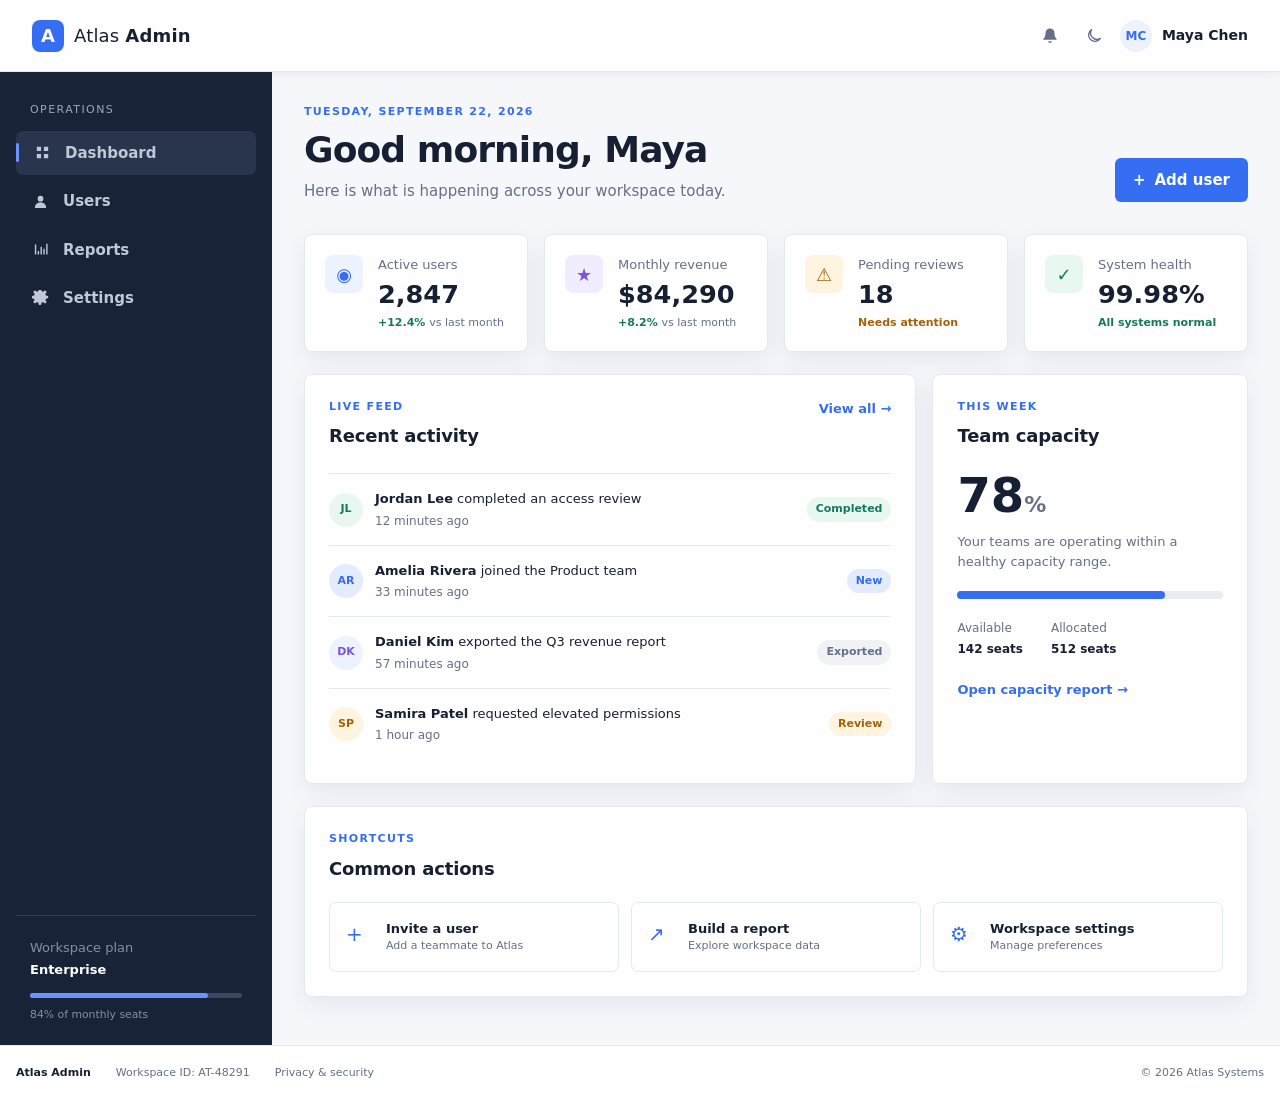
<file: index.html>
<!doctype html>
<html lang="en">
<head><meta charset="utf-8"><meta name="viewport" content="width=device-width, initial-scale=1"><meta name="description" content="Atlas Admin Dashboard, an accessible enterprise operations workspace"><title>Dashboard - Atlas Admin</title><link rel="stylesheet" href="css/tokens.css"><link rel="stylesheet" href="css/style.css"><link rel="stylesheet" href="css/components.css"><link rel="stylesheet" href="css/responsive.css"><link rel="stylesheet" href="css/accessibility.css"></head>
<body>
<header class="site-header"><a class="brand" href="index.html"><span class="brand-mark" aria-hidden="true">A</span><span>Atlas <strong>Admin</strong></span></a><div class="header-actions"><button class="icon-button" type="button" data-notifications aria-label="View notifications, 3 unread"><span aria-hidden="true">&#9679;</span><span class="notification-count">3</span></button><button class="menu-button" type="button" aria-expanded="false" aria-controls="sidebar" aria-label="Open sidebar navigation"><span aria-hidden="true">&#9776;</span></button><a class="profile-chip" href="pages/profile.html"><span class="avatar">MC</span><span class="profile-name">Maya Chen</span></a></div></header>
<div class="app-shell"><aside class="sidebar" id="sidebar" aria-label="Sidebar"><div class="sidebar-label">Operations</div><nav aria-label="Sidebar navigation"><a class="nav-link active" href="index.html" aria-current="page"><span aria-hidden="true">&#9632;</span>Dashboard</a><a class="nav-link" href="pages/users.html"><span aria-hidden="true">&#9673;</span>Users</a><a class="nav-link" href="pages/reports.html"><span aria-hidden="true">&#9776;</span>Reports</a><a class="nav-link" href="pages/settings.html"><span aria-hidden="true">&#9881;</span>Settings</a></nav><div class="sidebar-footer"><p>Workspace plan</p><strong>Enterprise</strong><span class="plan-meter"><span></span></span><small>84% of monthly seats</small></div></aside>
<main id="main-content"><section class="page-heading"><div><p class="eyebrow">Tuesday, September 22, 2026</p><h1>Good morning, Maya</h1><p class="lede">Here is what is happening across your workspace today.</p></div><a class="button primary" href="pages/users.html#add-user-dialog"><span aria-hidden="true">+</span> Add user</a></section>
<section class="metric-grid" aria-labelledby="overview-title"><h2 id="overview-title" class="sr-only">Workspace overview</h2><article class="metric-card"><h2 class="sr-only">Active users</h2><span class="metric-icon blue" aria-hidden="true">&#9673;</span><div><p>Active users</p><strong>2,847</strong><span class="trend up">+12.4% <span>vs last month</span></span></div></article><article class="metric-card"><h2 class="sr-only">Monthly revenue</h2><span class="metric-icon violet" aria-hidden="true">&#9733;</span><div><p>Monthly revenue</p><strong>$84,290</strong><span class="trend up">+8.2% <span>vs last month</span></span></div></article><article class="metric-card"><h2 class="sr-only">Pending reviews</h2><span class="metric-icon amber" aria-hidden="true">&#9888;</span><div><p>Pending reviews</p><strong>18</strong><span class="trend neutral">Needs attention</span></div></article><article class="metric-card"><h2 class="sr-only">System health</h2><span class="metric-icon green" aria-hidden="true">&#10003;</span><div><p>System health</p><strong>99.98%</strong><span class="trend up">All systems normal</span></div></article></section>
<div class="content-grid"><section class="panel activity-panel" aria-labelledby="activity-title"><div class="panel-heading"><div><p class="eyebrow">Live feed</p><h2 id="activity-title">Recent activity</h2></div><a href="pages/reports.html">View all <span aria-hidden="true">&#8594;</span></a></div><ol class="activity-list"><li><span class="activity-avatar green-bg">JL</span><div><p><strong>Jordan Lee</strong> completed an access review</p><time datetime="2026-09-22T09:42">12 minutes ago</time></div><span class="status success">Completed</span></li><li><span class="activity-avatar blue-bg">AR</span><div><p><strong>Amelia Rivera</strong> joined the Product team</p><time datetime="2026-09-22T09:21">33 minutes ago</time></div><span class="status info">New</span></li><li><span class="activity-avatar violet-bg">DK</span><div><p><strong>Daniel Kim</strong> exported the Q3 revenue report</p><time datetime="2026-09-22T08:57">57 minutes ago</time></div><span class="status neutral">Exported</span></li><li><span class="activity-avatar amber-bg">SP</span><div><p><strong>Samira Patel</strong> requested elevated permissions</p><time datetime="2026-09-22T08:13">1 hour ago</time></div><span class="status warning">Review</span></li></ol></section><aside class="panel insight-panel" aria-labelledby="insight-title"><p class="eyebrow">This week</p><h2 id="insight-title">Team capacity</h2><p class="insight-number">78<small>%</small></p><p class="muted">Your teams are operating within a healthy capacity range.</p><div class="progress-track" role="progressbar" aria-label="Team capacity" aria-valuemin="0" aria-valuemax="100" aria-valuenow="78"><span style="width:78%"></span></div><dl class="mini-stats"><div><dt>Available</dt><dd>142 seats</dd></div><div><dt>Allocated</dt><dd>512 seats</dd></div></dl><a class="text-link" href="pages/reports.html">Open capacity report <span aria-hidden="true">&#8594;</span></a></aside></div>
<section class="panel quick-panel" aria-labelledby="quick-title"><div class="panel-heading"><div><p class="eyebrow">Shortcuts</p><h2 id="quick-title">Common actions</h2></div></div><div class="quick-actions"><a href="pages/users.html#add-user-dialog"><span aria-hidden="true">+</span><strong>Invite a user</strong><small>Add a teammate to Atlas</small></a><a href="pages/reports.html"><span aria-hidden="true">&#8599;</span><strong>Build a report</strong><small>Explore workspace data</small></a><a href="pages/settings.html"><span aria-hidden="true">&#9881;</span><strong>Workspace settings</strong><small>Manage preferences</small></a></div></section></main></div>
<footer class="site-footer"><span>Atlas Admin</span><span>Workspace ID: AT-48291</span><a href="pages/settings.html">Privacy &amp; security</a><span>© 2026 Atlas Systems</span></footer><script src="js/main.js"></script><script src="js/navigation.js"></script>
</body></html>
</file>
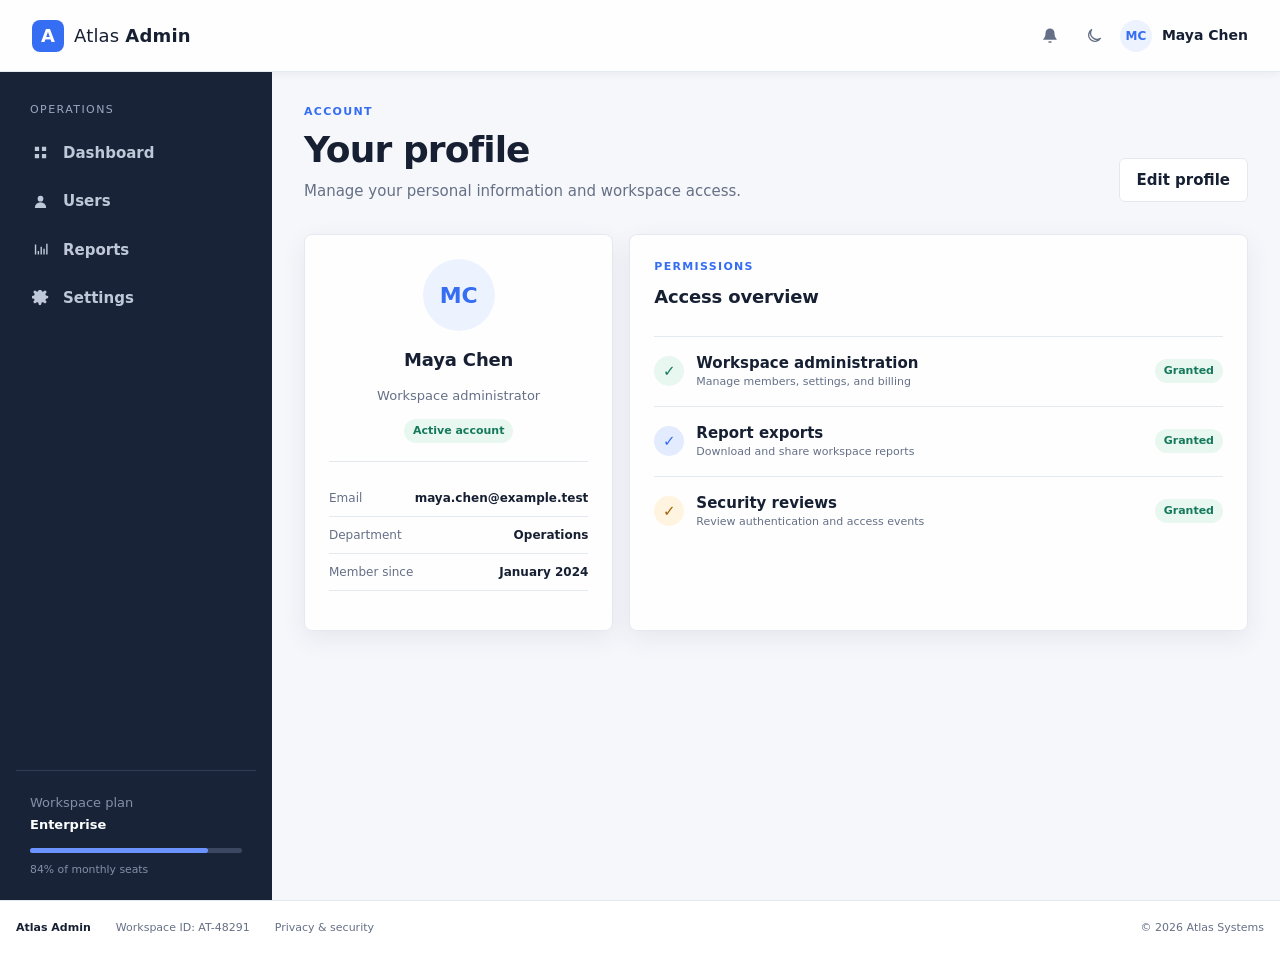
<file: pages/profile.html>
<!doctype html>
<html lang="en"><head><meta charset="utf-8"><meta name="viewport" content="width=device-width, initial-scale=1"><meta name="description" content="View and manage your Atlas Admin profile"><title>Profile - Atlas Admin</title><link rel="stylesheet" href="../css/tokens.css"><link rel="stylesheet" href="../css/style.css"><link rel="stylesheet" href="../css/components.css"><link rel="stylesheet" href="../css/responsive.css"><link rel="stylesheet" href="../css/accessibility.css"></head>
<body><header class="site-header"><a class="brand" href="../index.html"><span class="brand-mark" aria-hidden="true">A</span><span>Atlas <strong>Admin</strong></span></a><div class="header-actions"><button class="icon-button" type="button" data-notifications aria-label="View notifications, 3 unread"><span aria-hidden="true">&#9679;</span><span class="notification-count">3</span></button><button class="menu-button" type="button" aria-expanded="false" aria-controls="sidebar" aria-label="Open sidebar navigation"><span aria-hidden="true">&#9776;</span></button><a class="profile-chip" href="profile.html" aria-current="page"><span class="avatar">MC</span><span class="profile-name">Maya Chen</span></a></div></header>
<div class="app-shell"><aside class="sidebar" id="sidebar" aria-label="Sidebar"><div class="sidebar-label">Operations</div><nav aria-label="Sidebar navigation"><a class="nav-link" href="../index.html"><span aria-hidden="true">&#9632;</span>Dashboard</a><a class="nav-link" href="users.html"><span aria-hidden="true">&#9673;</span>Users</a><a class="nav-link" href="reports.html"><span aria-hidden="true">&#9776;</span>Reports</a><a class="nav-link" href="settings.html"><span aria-hidden="true">&#9881;</span>Settings</a></nav><div class="sidebar-footer"><p>Workspace plan</p><strong>Enterprise</strong><span class="plan-meter"><span></span></span><small>84% of monthly seats</small></div></aside>
<main id="main-content"><section class="page-heading"><div><p class="eyebrow">Account</p><h1>Your profile</h1><p class="lede">Manage your personal information and workspace access.</p></div><button class="button secondary" type="button" data-profile-edit>Edit profile</button></section><section class="profile-grid" aria-labelledby="profile-overview-title"><h2 id="profile-overview-title" class="sr-only">Profile overview</h2><article class="panel profile-card"><span class="large-avatar">MC</span><h2>Maya Chen</h2><p class="muted">Workspace administrator</p><span class="status success">Active account</span><hr><dl><div><dt>Email</dt><dd>maya.chen@example.test</dd></div><div><dt>Department</dt><dd>Operations</dd></div><div><dt>Member since</dt><dd>January 2024</dd></div></dl></article><section class="panel" aria-labelledby="access-title"><div class="panel-heading"><div><p class="eyebrow">Permissions</p><h2 id="access-title">Access overview</h2></div></div><ul class="access-list"><li><span class="access-icon green-bg" aria-hidden="true">&#10003;</span><span><strong>Workspace administration</strong><small>Manage members, settings, and billing</small></span><span class="status success">Granted</span></li><li><span class="access-icon blue-bg" aria-hidden="true">&#10003;</span><span><strong>Report exports</strong><small>Download and share workspace reports</small></span><span class="status success">Granted</span></li><li><span class="access-icon amber-bg" aria-hidden="true">&#10003;</span><span><strong>Security reviews</strong><small>Review authentication and access events</small></span><span class="status success">Granted</span></li></ul></section></section></main></div>
<footer class="site-footer"><span>Atlas Admin</span><span>Workspace ID: AT-48291</span><a href="settings.html">Privacy &amp; security</a><span>© 2026 Atlas Systems</span></footer><script src="../js/main.js"></script><script src="../js/navigation.js"></script></body></html>
</file>
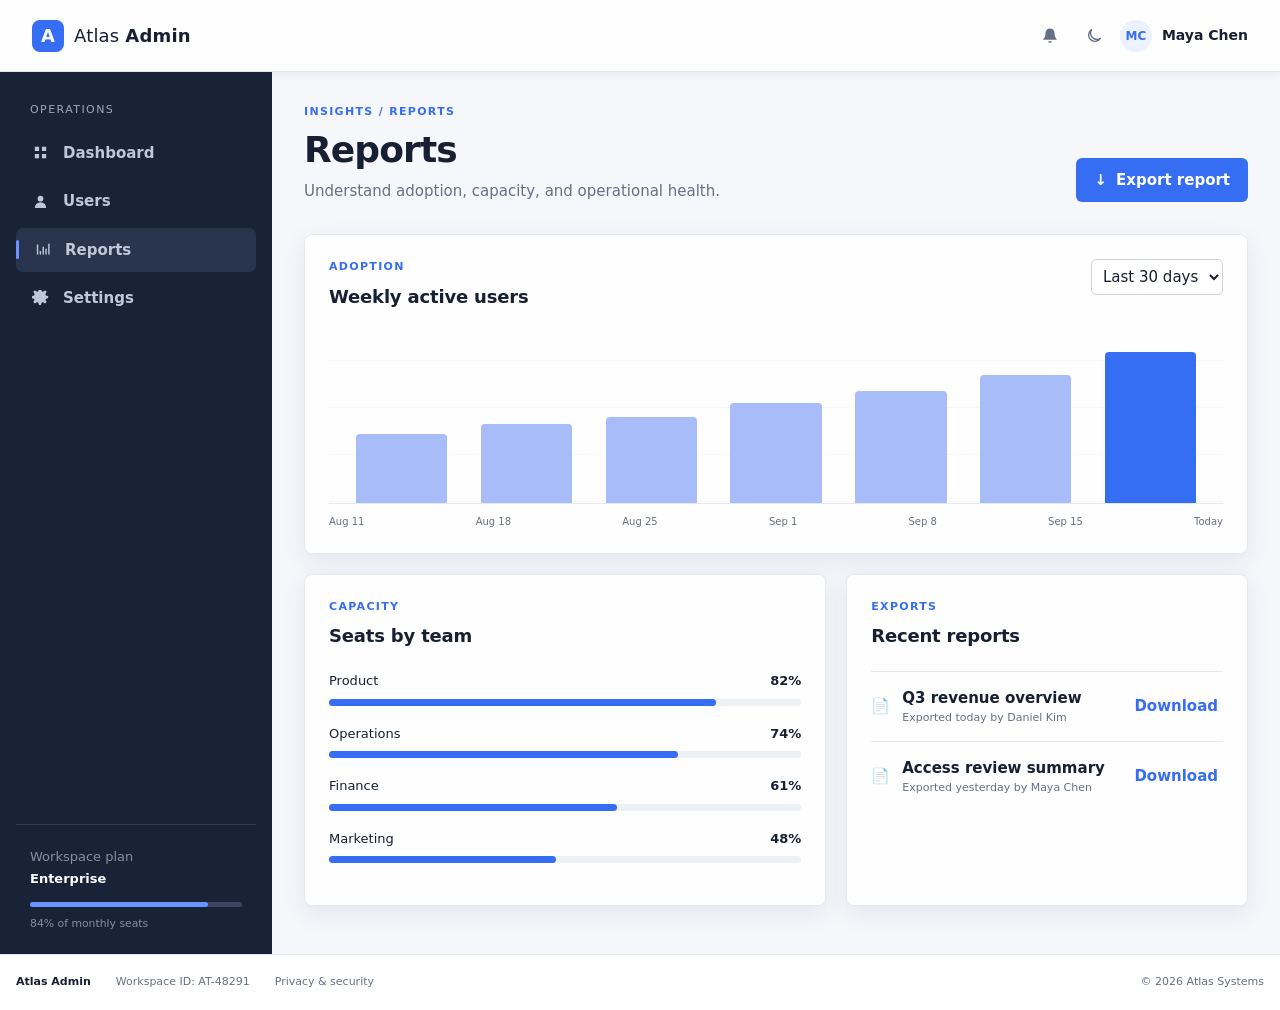
<file: pages/reports.html>
<!doctype html><html lang="en"><head><meta charset="utf-8"><meta name="viewport" content="width=device-width, initial-scale=1"><meta name="description" content="Review workspace reports in Atlas Admin"><title>Reports - Atlas Admin</title><link rel="stylesheet" href="../css/tokens.css"><link rel="stylesheet" href="../css/style.css"><link rel="stylesheet" href="../css/components.css"><link rel="stylesheet" href="../css/responsive.css"><link rel="stylesheet" href="../css/accessibility.css"></head><body><header class="site-header"><a class="brand" href="../index.html"><span class="brand-mark" aria-hidden="true">A</span><span>Atlas <strong>Admin</strong></span></a><div class="header-actions"><button class="icon-button" type="button" data-notifications aria-label="View notifications"><span aria-hidden="true">&#9679;</span><span class="notification-count">3</span></button><button class="menu-button" type="button" aria-expanded="false" aria-controls="sidebar" aria-label="Open sidebar navigation"><span aria-hidden="true">&#9776;</span></button><a class="profile-chip" href="profile.html"><span class="avatar">MC</span><span class="profile-name">Maya Chen</span></a></div></header><div class="app-shell"><aside class="sidebar" id="sidebar" aria-label="Sidebar"><div class="sidebar-label">Operations</div><nav aria-label="Sidebar navigation"><a class="nav-link" href="../index.html"><span aria-hidden="true">&#9632;</span>Dashboard</a><a class="nav-link" href="users.html"><span aria-hidden="true">&#9673;</span>Users</a><a class="nav-link active" href="reports.html" aria-current="page"><span aria-hidden="true">&#9776;</span>Reports</a><a class="nav-link" href="settings.html"><span aria-hidden="true">&#9881;</span>Settings</a></nav><div class="sidebar-footer"><p>Workspace plan</p><strong>Enterprise</strong><span class="plan-meter"><span></span></span><small>84% of monthly seats</small></div></aside><main id="main-content"><section class="page-heading"><div><p class="eyebrow">Insights / Reports</p><h1>Reports</h1><p class="lede">Understand adoption, capacity, and operational health.</p></div><button class="button primary" type="button" data-report-download><span aria-hidden="true">&#8595;</span> Export report</button></section><section class="report-grid" aria-label="Workspace reports"><article class="panel report-card wide"><div class="panel-heading"><div><p class="eyebrow">Adoption</p><h2>Weekly active users</h2></div><select aria-label="Active user reporting period"><option>Last 30 days</option><option>Last 90 days</option></select></div><div class="chart" role="img" aria-label="Weekly active users increased from 1,920 to 2,847 over six weeks"><span style="height:42%"></span><span style="height:48%"></span><span style="height:52%"></span><span style="height:61%"></span><span style="height:68%"></span><span style="height:78%"></span><span style="height:92%"></span></div><div class="chart-labels"><span>Aug 11</span><span>Aug 18</span><span>Aug 25</span><span>Sep 1</span><span>Sep 8</span><span>Sep 15</span><span>Today</span></div></article><article class="panel report-card"><p class="eyebrow">Capacity</p><h2>Seats by team</h2><ul class="bar-list"><li><span>Product</span><strong>82%</strong><span class="bar"><i style="width:82%"></i></span></li><li><span>Operations</span><strong>74%</strong><span class="bar"><i style="width:74%"></i></span></li><li><span>Finance</span><strong>61%</strong><span class="bar"><i style="width:61%"></i></span></li><li><span>Marketing</span><strong>48%</strong><span class="bar"><i style="width:48%"></i></span></li></ul></article><article class="panel report-card"><p class="eyebrow">Exports</p><h2>Recent reports</h2><ul class="report-list"><li><span aria-hidden="true">&#128196;</span><span><strong>Q3 revenue overview</strong><small>Exported today by Daniel Kim</small></span><button type="button" class="table-action" aria-label="Download Q3 revenue overview">Download</button></li><li><span aria-hidden="true">&#128196;</span><span><strong>Access review summary</strong><small>Exported yesterday by Maya Chen</small></span><button type="button" class="table-action" aria-label="Download access review summary">Download</button></li></ul></article></section></main></div><footer class="site-footer"><span>Atlas Admin</span><span>Workspace ID: AT-48291</span><a href="settings.html">Privacy &amp; security</a><span>© 2026 Atlas Systems</span></footer><script src="../js/main.js"></script><script src="../js/navigation.js"></script></body></html>
</file>
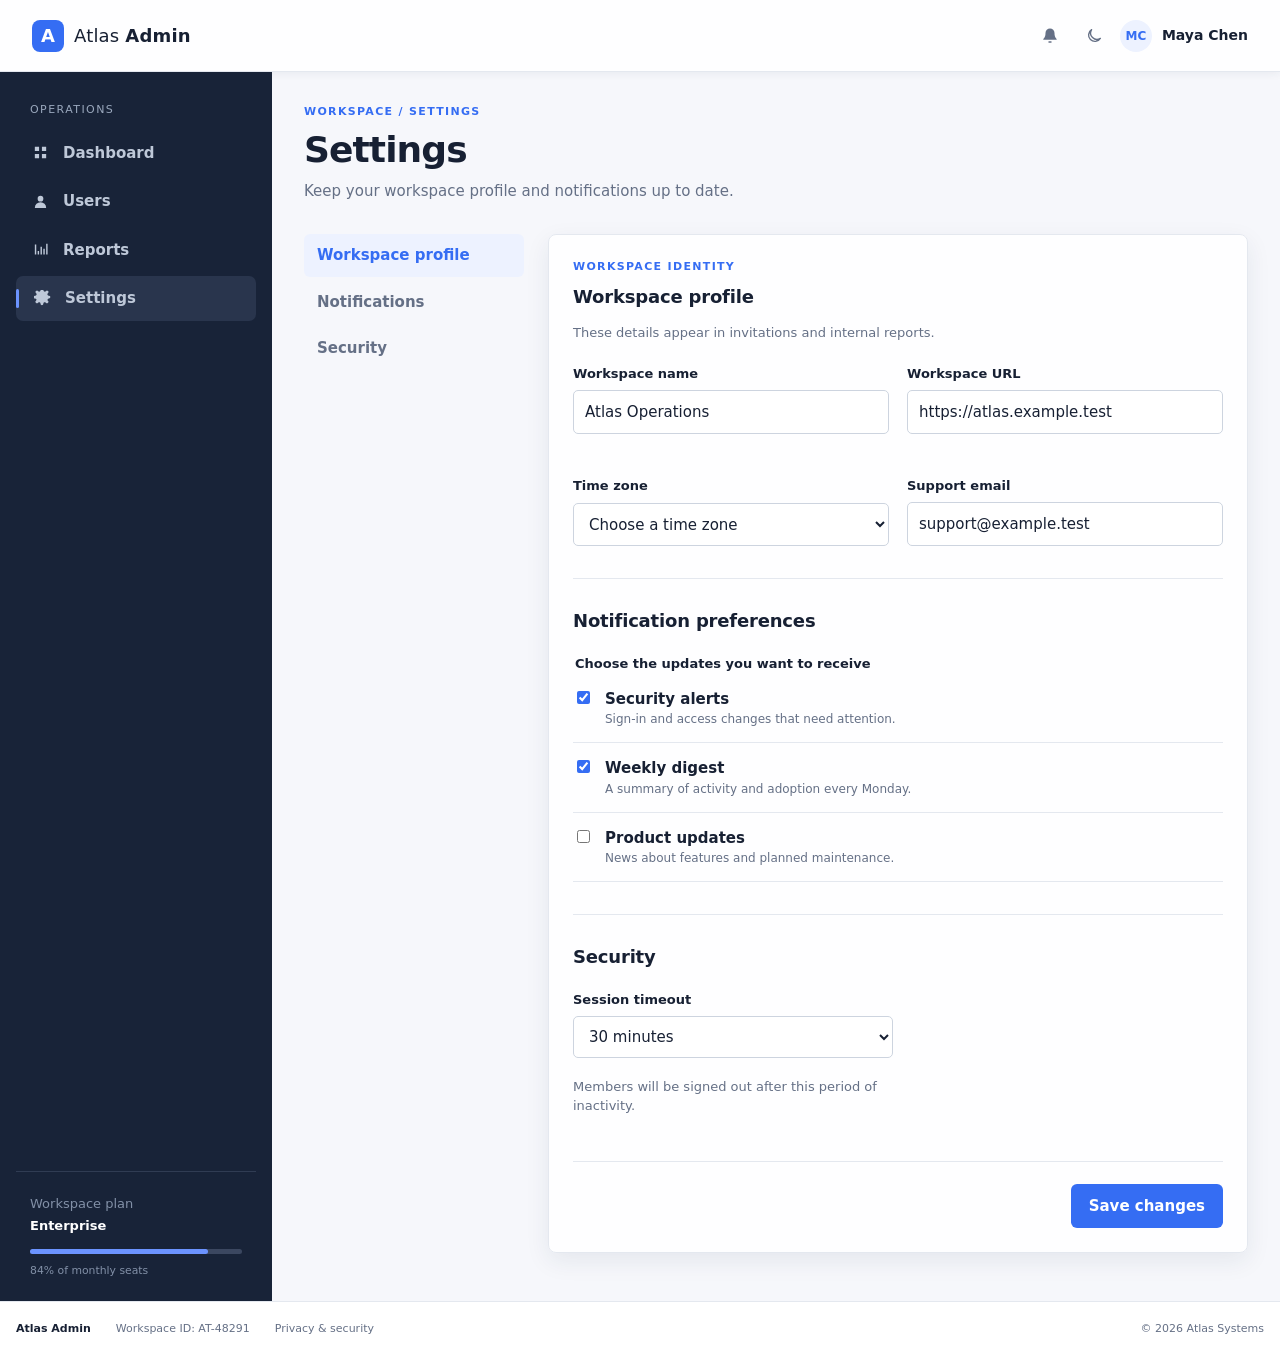
<file: pages/settings.html>
<!doctype html>
<html lang="en">
<head>
<meta charset="utf-8"><meta name="viewport" content="width=device-width, initial-scale=1">
<meta name="description" content="Manage Atlas workspace settings"><title>Settings - Atlas Admin</title>
<link rel="stylesheet" href="../css/tokens.css"><link rel="stylesheet" href="../css/style.css"><link rel="stylesheet" href="../css/components.css"><link rel="stylesheet" href="../css/responsive.css"><link rel="stylesheet" href="../css/accessibility.css">
</head>
<body>
<header class="site-header"><a class="brand" href="../index.html"><span class="brand-mark" aria-hidden="true">A</span><span>Atlas <strong>Admin</strong></span></a><div class="header-actions"><button class="icon-button" type="button" data-notifications aria-label="View notifications, 3 unread"><span aria-hidden="true">&#9679;</span><span class="notification-count">3</span></button><button class="menu-button" type="button" aria-expanded="false" aria-controls="sidebar" aria-label="Open sidebar navigation"><span aria-hidden="true">&#9776;</span></button><a class="profile-chip" href="profile.html"><span class="avatar">MC</span><span class="profile-name">Maya Chen</span></a></div></header>
<div class="app-shell"><aside class="sidebar" id="sidebar" aria-label="Sidebar"><div class="sidebar-label">Operations</div><nav aria-label="Sidebar navigation"><a class="nav-link" href="../index.html"><span aria-hidden="true">&#9632;</span>Dashboard</a><a class="nav-link" href="users.html"><span aria-hidden="true">&#9673;</span>Users</a><a class="nav-link" href="reports.html"><span aria-hidden="true">&#9776;</span>Reports</a><a class="nav-link active" href="settings.html" aria-current="page"><span aria-hidden="true">&#9881;</span>Settings</a></nav><div class="sidebar-footer"><p>Workspace plan</p><strong>Enterprise</strong><span class="plan-meter"><span></span></span><small>84% of monthly seats</small></div></aside>
<main id="main-content"><section class="page-heading"><div><p class="eyebrow">Workspace / Settings</p><h1>Settings</h1><p class="lede">Keep your workspace profile and notifications up to date.</p></div></section><section class="settings-layout" aria-labelledby="settings-title"><h2 id="settings-title" class="sr-only">Workspace settings</h2><aside class="settings-nav" aria-label="Settings navigation"><a class="active" href="#workspace-profile" aria-current="page">Workspace profile</a><a href="#notifications">Notifications</a><a href="#security">Security</a></aside><form class="panel settings-form" id="settings-form" novalidate><section id="workspace-profile" aria-labelledby="profile-settings-title"><p class="eyebrow">Workspace identity</p><h2 id="profile-settings-title">Workspace profile</h2><p class="muted">These details appear in invitations and internal reports.</p><div class="form-grid"><div class="field"><label for="workspace-name">Workspace name</label><input id="workspace-name" name="workspaceName" type="text" value="Atlas Operations" required minlength="2" maxlength="80" aria-describedby="workspace-name-error"><p class="field-error" id="workspace-name-error" role="alert"></p></div><div class="field"><label for="workspace-url">Workspace URL</label><input id="workspace-url" name="workspaceUrl" type="url" value="https://atlas.example.test" required aria-describedby="workspace-url-error"><p class="field-error" id="workspace-url-error" role="alert"></p></div><div class="field"><label for="timezone">Time zone</label><select id="timezone" name="timezone" required><option value="">Choose a time zone</option><option value="eastern">Eastern Time (UTC-05:00)</option><option value="central">Central Time (UTC-06:00)</option><option value="pacific">Pacific Time (UTC-08:00)</option></select></div><div class="field"><label for="support-email">Support email</label><input id="support-email" name="supportEmail" type="email" value="support@example.test" autocomplete="email" required></div></div></section><section id="notifications" aria-labelledby="notification-title"><h2 id="notification-title">Notification preferences</h2><fieldset><legend>Choose the updates you want to receive</legend><label class="check-row"><input type="checkbox" name="notifications" value="security" checked><span><strong>Security alerts</strong><small>Sign-in and access changes that need attention.</small></span></label><label class="check-row"><input type="checkbox" name="notifications" value="weekly" checked><span><strong>Weekly digest</strong><small>A summary of activity and adoption every Monday.</small></span></label><label class="check-row"><input type="checkbox" name="notifications" value="product"><span><strong>Product updates</strong><small>News about features and planned maintenance.</small></span></label></fieldset></section><section id="security" aria-labelledby="security-title"><h2 id="security-title">Security</h2><div class="field compact-field"><label for="session-timeout">Session timeout</label><select id="session-timeout" name="sessionTimeout" aria-describedby="timeout-help"><option>30 minutes</option><option>1 hour</option><option>4 hours</option></select><p class="help-text" id="timeout-help">Members will be signed out after this period of inactivity.</p></div></section><div class="form-actions"><p class="form-status" id="form-status" role="status" aria-live="polite"></p><button class="button primary" type="submit">Save changes</button></div></form></section></main></div>
<footer class="site-footer"><span>Atlas Admin</span><span>Workspace ID: AT-48291</span><a href="settings.html">Privacy &amp; security</a><span>© 2026 Atlas Systems</span></footer><script src="../js/main.js"></script><script src="../js/navigation.js"></script><script src="../js/forms.js"></script>
</body></html>
</file>
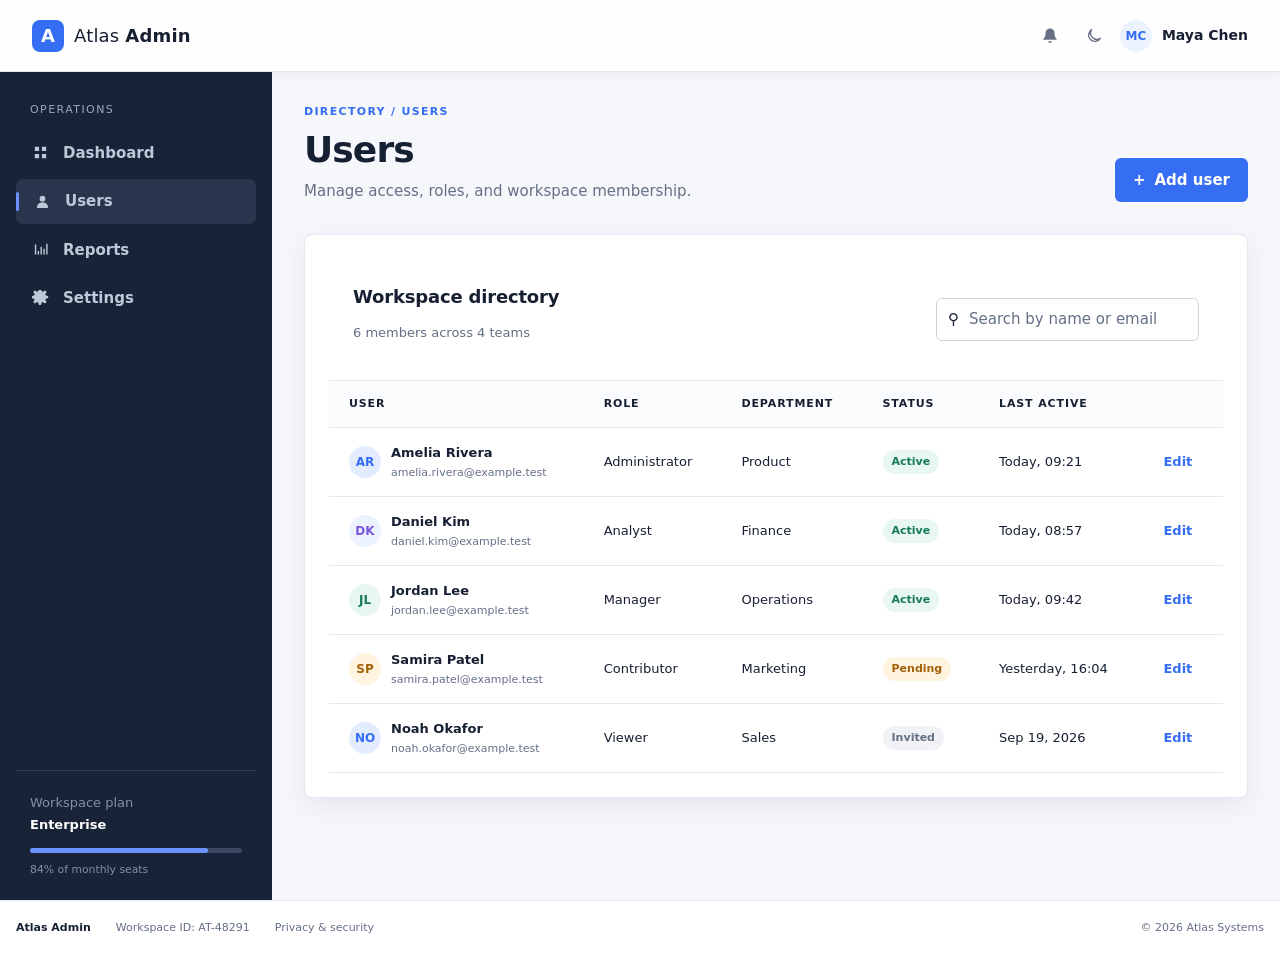
<file: pages/users.html>
<!doctype html><html lang="en"><head><meta charset="utf-8"><meta name="viewport" content="width=device-width, initial-scale=1"><meta name="description" content="Manage Atlas workspace users"><title>Users - Atlas Admin</title><link rel="stylesheet" href="../css/tokens.css"><link rel="stylesheet" href="../css/style.css"><link rel="stylesheet" href="../css/components.css"><link rel="stylesheet" href="../css/responsive.css"><link rel="stylesheet" href="../css/accessibility.css"></head><body><header class="site-header"><a class="brand" href="../index.html"><span class="brand-mark" aria-hidden="true">A</span><span>Atlas <strong>Admin</strong></span></a><div class="header-actions"><button class="icon-button" type="button" data-notifications aria-label="View notifications"><span aria-hidden="true">&#9679;</span><span class="notification-count">3</span></button><button class="menu-button" type="button" aria-expanded="false" aria-controls="sidebar" aria-label="Open sidebar navigation"><span aria-hidden="true">&#9776;</span></button><a class="profile-chip" href="profile.html"><span class="avatar">MC</span><span class="profile-name">Maya Chen</span></a></div></header><div class="app-shell"><aside class="sidebar" id="sidebar" aria-label="Sidebar"><div class="sidebar-label">Operations</div><nav aria-label="Sidebar navigation"><a class="nav-link" href="../index.html"><span aria-hidden="true">&#9632;</span>Dashboard</a><a class="nav-link active" href="users.html" aria-current="page"><span aria-hidden="true">&#9673;</span>Users</a><a class="nav-link" href="reports.html"><span aria-hidden="true">&#9776;</span>Reports</a><a class="nav-link" href="settings.html"><span aria-hidden="true">&#9881;</span>Settings</a></nav><div class="sidebar-footer"><p>Workspace plan</p><strong>Enterprise</strong><span class="plan-meter"><span></span></span><small>84% of monthly seats</small></div></aside><main id="main-content"><section class="page-heading"><div><p class="eyebrow">Directory / Users</p><h1>Users</h1><p class="lede">Manage access, roles, and workspace membership.</p></div><button class="button primary" type="button" data-open-user><span aria-hidden="true">+</span> Add user</button></section><section class="panel table-panel" aria-labelledby="directory-title"><div class="table-toolbar"><div><h2 id="directory-title">Workspace directory</h2><p class="muted">6 members across 4 teams</p></div><label class="search-field"><span class="sr-only">Search users</span><span aria-hidden="true">&#9906;</span><input type="search" id="user-search" placeholder="Search by name or email" autocomplete="off"></label></div><div class="table-wrap"><table><caption>Atlas workspace members and access status</caption><thead><tr><th scope="col">User</th><th scope="col">Role</th><th scope="col">Department</th><th scope="col">Status</th><th scope="col">Last active</th><th scope="col"><span class="sr-only">Actions</span></th></tr></thead><tbody id="users-body"><tr><td><span class="user-cell"><span class="avatar blue-bg">AR</span><span><strong>Amelia Rivera</strong><small>amelia.rivera@example.test</small></span></span></td><td>Administrator</td><td>Product</td><td><span class="status success">Active</span></td><td>Today, 09:21</td><td><button class="table-action" type="button" aria-label="Edit Amelia Rivera">Edit</button></td></tr><tr><td><span class="user-cell"><span class="avatar violet-bg">DK</span><span><strong>Daniel Kim</strong><small>daniel.kim@example.test</small></span></span></td><td>Analyst</td><td>Finance</td><td><span class="status success">Active</span></td><td>Today, 08:57</td><td><button class="table-action" type="button" aria-label="Edit Daniel Kim">Edit</button></td></tr><tr><td><span class="user-cell"><span class="avatar green-bg">JL</span><span><strong>Jordan Lee</strong><small>jordan.lee@example.test</small></span></span></td><td>Manager</td><td>Operations</td><td><span class="status success">Active</span></td><td>Today, 09:42</td><td><button class="table-action" type="button" aria-label="Edit Jordan Lee">Edit</button></td></tr><tr><td><span class="user-cell"><span class="avatar amber-bg">SP</span><span><strong>Samira Patel</strong><small>samira.patel@example.test</small></span></span></td><td>Contributor</td><td>Marketing</td><td><span class="status warning">Pending</span></td><td>Yesterday, 16:04</td><td><button class="table-action" type="button" aria-label="Edit Samira Patel">Edit</button></td></tr><tr><td><span class="user-cell"><span class="avatar blue-bg">NO</span><span><strong>Noah Okafor</strong><small>noah.okafor@example.test</small></span></span></td><td>Viewer</td><td>Sales</td><td><span class="status neutral">Invited</span></td><td>Sep 19, 2026</td><td><button class="table-action" type="button" aria-label="Edit Noah Okafor">Edit</button></td></tr></tbody></table></div><p class="table-empty" id="table-empty" hidden>No users match that search.</p></section></main></div><footer class="site-footer"><span>Atlas Admin</span><span>Workspace ID: AT-48291</span><a href="settings.html">Privacy &amp; security</a><span>© 2026 Atlas Systems</span></footer><dialog class="user-dialog" id="add-user-dialog" aria-labelledby="dialog-title"><form method="dialog" id="user-form"><div class="dialog-header"><div><p class="eyebrow">Workspace directory</p><h2 id="dialog-title">Add new user</h2></div><button class="icon-button close-dialog" type="button" data-close-user aria-label="Close add user dialog">&#10005;</button></div><p class="muted">Invite a teammate with the right level of access.</p><div class="form-grid"><div class="field"><label for="invite-name">Full name</label><input id="invite-name" name="fullName" type="text" autocomplete="name" required minlength="2"><p class="field-error" id="invite-name-error" role="alert"></p></div><div class="field"><label for="invite-email">Work email</label><input id="invite-email" name="email" type="email" autocomplete="email" required aria-describedby="invite-email-error"><p class="field-error" id="invite-email-error" role="alert"></p></div><div class="field"><label for="invite-role">Role</label><select id="invite-role" name="role" required><option value="">Choose a role</option><option>Administrator</option><option>Manager</option><option>Contributor</option><option>Viewer</option></select></div><div class="field"><label for="invite-department">Department</label><select id="invite-department" name="department" required><option value="">Choose a department</option><option>Product</option><option>Operations</option><option>Finance</option><option>Marketing</option></select></div></div><div class="dialog-actions"><button class="button secondary" type="button" data-close-user>Cancel</button><button class="button primary" type="submit">Send invitation</button></div></form></dialog><script src="../js/main.js"></script><script src="../js/navigation.js"></script><script src="../js/modal.js"></script><script src="../js/table.js"></script></body></html>
</file>
<file: css/tokens.css>
:root {
  --color-primary: #356df3;
  --color-primary-hover: #2458d4;
  --color-on-primary: #ffffff;
  --color-primary-soft: #edf2ff;
  --color-success-soft: #e8f7f0;
  --color-warning-soft: #fff4df;
  --color-danger-soft: #fff0ee;
  --color-info-soft: #e3ebff;
  --color-neutral-soft: #f0f2f5;
  --color-background: #f6f7fb;
  --color-surface: #ffffff;
  --color-surface-elevated: rgba(255, 255, 255, .86);
  --color-sidebar: #182338;
  --color-sidebar-text: #bec8d8;
  --color-sidebar-active: #29354d;
  --color-sidebar-label: #9aa8bd;
  --color-table-header: #fafbfc;
  --color-table-row: #ffffff;
  --color-table-row-hover: #f6f8fc;
  --color-input-background: #ffffff;
  --color-input-border: #cdd4df;
  --color-input-text: #172033;
  --color-footer: #ffffff;
  --color-progress-track: #e9edf3;
  --color-chart-grid: #edf0f5;
  --color-chart-bar: #a9bcfa;
  --color-focus-ring: #668df5;
  --color-overlay: rgba(17, 28, 49, .58);
  --navy: var(--color-sidebar);
  --green-soft: var(--color-success-soft);
  --amber: var(--color-warning);
  --amber-soft: var(--color-warning-soft);
  --violet: #7856d9;
  --color-text: #172033;
  --color-text-muted: #657086;
  --color-border: #e4e8ef;
  --color-success: #16795b;
  --color-warning: #a36108;
  --color-danger: #b42318;
  --color-info: #356df3;
  --font-family: Inter, ui-sans-serif, system-ui, -apple-system, "Segoe UI", sans-serif;
  --font-size-xs: .75rem;
  --font-size-sm: .875rem;
  --font-size-md: .9375rem;
  --font-size-lg: 1.125rem;
  --font-size-xl: 1.5rem;
  --font-size-2xl: 1.875rem;
  --font-size-3xl: 2.25rem;
  --font-weight-regular: 400;
  --font-weight-medium: 500;
  --font-weight-bold: 700;
  --line-height-tight: 1.2;
  --line-height-body: 1.5;
  --space-1: .25rem;
  --space-2: .5rem;
  --space-3: .75rem;
  --space-4: 1rem;
  --space-5: 1.25rem;
  --space-6: 1.5rem;
  --space-8: 2rem;
  --space-10: 2.5rem;
  --space-12: 3rem;
  --radius-sm: .375rem;
  --radius-md: .5rem;
  --radius-lg: .75rem;
  --radius-xl: 1rem;
  --radius-full: 999px;
  --shadow-sm: 0 2px 8px rgba(30, 45, 75, .06);
  --shadow-md: 0 8px 24px rgba(30, 45, 75, .08);
  --shadow-lg: 0 18px 48px rgba(30, 45, 75, .14);
  --transition-fast: 160ms ease;
  --ink: var(--color-text);
  --muted: var(--color-text-muted);
  --line: var(--color-border);
  --paper: var(--color-surface);
  --canvas: var(--color-background);
  --blue: var(--color-primary);
  --blue-soft: var(--color-primary-soft);
  --green: var(--color-success);
  --shadow: var(--shadow-md);
}

[data-theme="dark"] {
  --color-background: #121826;
  --color-surface: #1b2536;
  --color-surface-elevated: rgba(27, 37, 54, .9);
  --color-text: #f4f7fb;
  --color-text-muted: #aab5c7;
  --color-border: #344158;
  --color-primary-soft: #263d7a;
  --color-on-primary: #ffffff;
  --color-success-soft: #173f35;
  --color-warning-soft: #4a3517;
  --color-danger-soft: #48231f;
  --color-info-soft: #203663;
  --color-neutral-soft: #303a4b;
  --color-sidebar: #0e1524;
  --color-sidebar-text: #c4cede;
  --color-sidebar-active: #263652;
  --color-sidebar-label: #91a0b8;
  --color-table-header: #253148;
  --color-table-row: #1b2536;
  --color-table-row-hover: #253148;
  --color-input-background: #151e2d;
  --color-input-border: #46536a;
  --color-input-text: #f4f7fb;
  --color-footer: #1b2536;
  --color-progress-track: #344158;
  --color-chart-grid: #344158;
  --color-chart-bar: #607ec7;
  --color-focus-ring: #9ab3ff;
  --color-overlay: rgba(3, 8, 18, .72);
  --color-success: #5ed3a4;
  --color-warning: #f2bd62;
  --color-danger: #ff887d;
  --color-info: #83a5ff;
  --ink: var(--color-text);
  --muted: var(--color-text-muted);
  --line: var(--color-border);
  --paper: var(--color-surface);
  --canvas: var(--color-background);
  --blue-soft: var(--color-primary-soft);
  --green: var(--color-success);
  --navy: var(--color-sidebar);
  --green-soft: var(--color-success-soft);
  --amber: var(--color-warning);
  --amber-soft: var(--color-warning-soft);
  --violet: #a997ff;
}
</file>
<file: css/style.css>
*{box-sizing:border-box}html{scroll-behavior:smooth}body{margin:0;background:var(--canvas);color:var(--ink);font:15px/1.5 Inter,ui-sans-serif,system-ui,-apple-system,"Segoe UI",sans-serif}a{color:inherit;text-decoration:none}button,input,select{font:inherit}button{cursor:pointer}.site-header{height:72px;background:var(--paper);border-bottom:1px solid var(--line);display:flex;align-items:center;padding:0 32px;gap:36px}.brand{display:flex;align-items:center;gap:10px;font-size:18px;letter-spacing:.01em;white-space:nowrap}.brand strong{font-weight:700}.brand-mark{display:grid;place-items:center;background:var(--blue);color:#fff;border-radius:8px;font-weight:800;width:32px;height:32px}.header-actions{margin-left:auto;display:flex;align-items:center;gap:20px}.icon-button,.menu-button{border:0;background:transparent;color:var(--muted);position:relative;display:grid;place-items:center;min-width:36px;min-height:36px}.notification-count{position:absolute;right:0;top:0;background:var(--blue);color:#fff;border-radius:99px;font-size:10px;line-height:16px;width:16px;height:16px}.profile-chip{display:flex;gap:10px;align-items:center;font-size:14px;font-weight:600}.avatar,.large-avatar{display:grid;place-items:center;border-radius:50%;font-size:12px;font-weight:700;width:32px;height:32px;color:#20365c}.large-avatar{width:72px;height:72px;font-size:22px;background:var(--blue-soft);color:var(--blue);margin-bottom:15px}.app-shell{display:flex;min-height:calc(100vh - 121px)}.sidebar{width:236px;flex:none;background:var(--navy);color:#bec8d8;padding:30px 16px 22px;display:flex;flex-direction:column}.sidebar-label{color:#69758b;font-size:11px;text-transform:uppercase;letter-spacing:.13em;padding:0 14px 12px}.sidebar nav{display:grid;gap:4px}.nav-link{display:flex;gap:13px;align-items:center;padding:11px 14px;border-radius:7px;font-weight:600}.nav-link:hover,.nav-link.active{background:#29354d;color:#fff}.nav-link.active:before{content:"";width:3px;height:19px;background:#6b93ff;border-radius:4px;margin-left:-14px}.sidebar-footer{margin-top:auto;border-top:1px solid #303c53;padding:22px 14px 0;font-size:13px}.sidebar-footer p{margin:0 0 3px;color:#8290a7}.sidebar-footer strong{color:#fff}.sidebar-footer small{display:block;color:#8290a7;margin-top:9px}.plan-meter{display:block;background:#3b4760;height:5px;border-radius:99px;margin-top:13px}.plan-meter span{display:block;width:84%;height:100%;background:#6b93ff;border-radius:inherit}main{flex:1;min-width:0;padding:38px clamp(22px,4vw,56px) 56px;max-width:1420px}.page-heading{display:flex;justify-content:space-between;gap:20px;align-items:flex-end;margin-bottom:32px}.eyebrow{margin:0 0 7px;color:var(--blue);font-size:11px;text-transform:uppercase;letter-spacing:.12em;font-weight:800}.page-heading h1{font-size:32px;line-height:1.15;margin:0 0 9px;letter-spacing:-.025em}.lede{color:var(--muted);margin:0}.button{display:inline-flex;align-items:center;justify-content:center;gap:9px;border:1px solid transparent;border-radius:6px;padding:10px 17px;font-weight:700;white-space:nowrap}.button.primary{background:var(--blue);color:#fff}.button.primary:hover{background:#285bd2}.button.secondary{color:var(--ink);background:var(--paper);border-color:var(--line)}.metric-grid{display:grid;grid-template-columns:repeat(4,1fr);gap:16px;margin-bottom:22px}.metric-card,.panel{background:var(--paper);border:1px solid var(--line);border-radius:8px;box-shadow:var(--shadow)}.metric-card{padding:22px;display:flex;gap:15px}.metric-icon{display:grid;place-items:center;width:38px;height:38px;border-radius:8px;font-size:18px;flex:none}.blue{background:var(--blue-soft);color:var(--blue)}.violet{background:#f1edff;color:var(--violet)}.amber{background:var(--amber-soft);color:var(--amber)}.green{background:var(--green-soft);color:var(--green)}.metric-card p{color:var(--muted);font-size:13px;margin:0 0 5px}.metric-card strong{display:block;font-size:24px;line-height:1.1;margin-bottom:7px}.trend{font-size:11px;font-weight:700}.trend span{color:var(--muted);font-weight:500}.trend.up{color:var(--green)}.trend.neutral{color:var(--amber)}.content-grid{display:grid;grid-template-columns:1.65fr 1fr;gap:22px;margin-bottom:22px}.panel{padding:24px}.panel-heading{display:flex;justify-content:space-between;align-items:flex-start;gap:14px}.panel-heading h2,.panel h2{font-size:18px;margin:0 0 4px;letter-spacing:-.01em}.panel-heading a,.text-link{color:var(--blue);font-size:13px;font-weight:700}.activity-list{list-style:none;margin:20px 0 0;padding:0}.activity-list li{display:flex;align-items:center;gap:12px;padding:15px 0;border-top:1px solid var(--line)}.activity-list li>div{flex:1;min-width:0}.activity-list p{margin:0;font-size:13px}.activity-list time{display:block;color:var(--muted);font-size:12px;margin-top:3px}.activity-avatar{display:grid;place-items:center;border-radius:50%;width:34px;height:34px;font-size:11px;font-weight:700;flex:none}.green-bg{background:#dff4eb;color:#16795b}.blue-bg{background:#e3ebff;color:#315fc8}.violet-bg{background:#eee8ff;color:#7252c8}.amber-bg{background:#fff0d1;color:#a36108}.status{display:inline-block;border-radius:99px;padding:4px 9px;font-size:11px;font-weight:700;white-space:nowrap}.status.success{background:var(--green-soft);color:var(--green)}.status.info{background:var(--blue-soft);color:#315fc8}.status.warning{background:var(--amber-soft);color:var(--amber)}.status.neutral{background:#f0f2f5;color:#657086}.insight-number{font-size:48px;line-height:1;margin:22px 0 7px;font-weight:750}.insight-number small{font-size:22px;color:var(--muted)}.muted,.help-text{color:var(--muted);font-size:13px}.progress-track{height:8px;background:#e9edf3;border-radius:99px;margin:20px 0}.progress-track span{display:block;background:var(--blue);height:100%;border-radius:inherit}.mini-stats{display:flex;gap:28px;margin:20px 0}.mini-stats dt,.mini-stats dd{font-size:12px;margin:0}.mini-stats dt{color:var(--muted)}.mini-stats dd{font-weight:700;margin-top:3px}.quick-panel{padding-bottom:20px}.quick-actions{display:grid;grid-template-columns:repeat(3,1fr);gap:12px;margin-top:16px}.quick-actions a{border:1px solid var(--line);padding:16px;border-radius:7px;display:grid;grid-template-columns:30px 1fr;column-gap:10px}.quick-actions a:hover{border-color:#adc1fa}.quick-actions a>span{grid-row:span 2;color:var(--blue);font-size:20px}.quick-actions strong{font-size:13px}.quick-actions small{color:var(--muted);font-size:11px}.site-footer{height:49px;border-top:1px solid var(--line);background:#fff;color:var(--muted);display:flex;align-items:center;gap:25px;padding:0 32px;font-size:11px}.site-footer span:first-child{font-weight:800;color:var(--ink)}.site-footer span:last-child{margin-left:auto}.table-panel{padding:0;overflow:hidden}.table-toolbar{display:flex;justify-content:space-between;align-items:center;padding:24px;border-bottom:1px solid var(--line)}.table-toolbar h2{margin:0}.search-field{display:flex;align-items:center;gap:8px;border:1px solid var(--line);padding:8px 11px;border-radius:6px;color:var(--muted)}.search-field input{border:0;outline:0;width:220px}.table-wrap{overflow:auto}table{border-collapse:collapse;width:100%;min-width:760px;font-size:13px}caption{position:absolute;width:1px;height:1px;overflow:hidden;clip:rect(0 0 0 0)}th{text-align:left;color:var(--muted);font-size:11px;text-transform:uppercase;letter-spacing:.08em;background:#fafbfc}th,td{padding:15px 20px;border-bottom:1px solid var(--line);vertical-align:middle}.user-cell{display:flex;gap:10px;align-items:center}.user-cell small{display:block;color:var(--muted);font-size:11px;margin-top:2px}.table-action{border:0;background:none;color:var(--blue);font-weight:700;padding:5px}.report-grid{display:grid;grid-template-columns:1.3fr 1fr;gap:22px}.report-card.wide{grid-column:span 2}.report-card select{border:1px solid var(--line);padding:7px;border-radius:5px;color:var(--muted)}.chart{height:190px;border-bottom:1px solid var(--line);display:flex;align-items:flex-end;gap:4%;padding:25px 3% 0;background:repeating-linear-gradient(to bottom,transparent 0,transparent 46px,#edf0f5 47px)}.chart span{flex:1;background:#a9bcfa;border-radius:4px 4px 0 0}.chart span:last-child{background:var(--blue)}.chart-labels{display:flex;justify-content:space-between;color:var(--muted);font-size:10px;padding-top:10px}.bar-list,.report-list,.access-list{list-style:none;padding:0;margin:22px 0 0}.bar-list li{display:grid;grid-template-columns:1fr auto;gap:8px;margin:18px 0;font-size:13px}.bar{grid-column:span 2;height:7px;background:#edf0f5;border-radius:99px}.bar i{display:block;height:100%;background:var(--blue);border-radius:inherit}.report-list li,.access-list li{display:flex;align-items:center;gap:12px;border-top:1px solid var(--line);padding:15px 0}.report-list li>span:nth-child(2),.access-list li>span:nth-child(2){flex:1}.report-list small,.access-list small{display:block;color:var(--muted);font-size:11px}.settings-layout{display:grid;grid-template-columns:205px 1fr;align-items:start;gap:25px}.settings-nav{display:grid;gap:5px}.settings-nav a{padding:10px 13px;color:var(--muted);font-weight:600;border-radius:6px}.settings-nav a.active,.settings-nav a:hover{background:#eaf0ff;color:var(--blue)}.settings-form{display:grid;gap:32px}.settings-form section+section{border-top:1px solid var(--line);padding-top:28px}.settings-form h2{margin-top:0}.form-grid{display:grid;grid-template-columns:1fr 1fr;gap:18px;margin-top:22px}.field{display:grid;gap:6px}.field label,legend{font-size:13px;font-weight:700}.field input,.field select{border:1px solid #cdd4df;border-radius:5px;background:#fff;padding:10px 11px;color:var(--ink);min-height:42px}.field input:focus,.field select:focus{border-color:var(--blue)}fieldset{border:0;padding:0;margin:20px 0 0}.check-row{display:flex;gap:12px;align-items:flex-start;border-bottom:1px solid var(--line);padding:14px 0}.check-row input{margin-top:3px;accent-color:var(--blue)}.check-row strong,.check-row small{display:block}.check-row small{color:var(--muted);font-size:12px}.compact-field{max-width:320px;margin-top:20px}.form-actions{display:flex;justify-content:flex-end;align-items:center;border-top:1px solid var(--line);padding-top:22px}.form-status{margin:0 auto 0 0;color:var(--green);font-weight:600}.field-error{color:#b42318;font-size:12px;margin:0;min-height:18px}.profile-grid{display:grid;grid-template-columns:300px 1fr;gap:22px}.profile-card{text-align:center}.profile-card hr{border:0;border-top:1px solid var(--line);margin:24px 0}.profile-card dl{text-align:left}.profile-card dl div{display:flex;justify-content:space-between;padding:9px 0;border-bottom:1px solid var(--line);font-size:12px}.profile-card dt{color:var(--muted)}.profile-card dd{margin:0;font-weight:600}.access-icon{display:grid;place-items:center;border-radius:50%;width:30px;height:30px;font-weight:700;flex:none}.user-dialog{border:0;border-radius:10px;padding:0;width:min(520px,calc(100% - 32px));box-shadow:0 24px 80px rgba(15,28,57,.25)}.user-dialog::backdrop{background:rgba(17,28,49,.58)}.user-dialog form{padding:28px}.dialog-header{display:flex;justify-content:space-between;align-items:flex-start}.dialog-header h2{margin:0}.dialog-actions{display:flex;justify-content:flex-end;gap:10px;margin-top:20px}.close-dialog{font-size:16px}.table-empty{text-align:center;color:var(--muted);padding:20px}.sr-only{position:absolute;width:1px;height:1px;padding:0;margin:-1px;overflow:hidden;clip:rect(0,0,0,0);white-space:nowrap;border:0}
</file>
<file: css/components.css>
.nav-link > span:first-child{width:20px;height:20px;display:inline-flex;align-items:center;justify-content:center;flex:0 0 20px;line-height:1;font-size:0;background-color:currentColor;mask-position:center;mask-repeat:no-repeat;mask-size:17px 17px;-webkit-mask-position:center;-webkit-mask-repeat:no-repeat;-webkit-mask-size:17px 17px}
.sidebar nav .nav-link:nth-child(1)>span:first-child{mask-image:url("data:image/svg+xml,%3Csvg xmlns='http://www.w3.org/2000/svg' viewBox='0 0 24 24'%3E%3Cpath fill='black' d='M4 4h6v6H4zM14 4h6v6h-6zM4 14h6v6H4zM14 14h6v6h-6z'/%3E%3C/svg%3E");-webkit-mask-image:url("data:image/svg+xml,%3Csvg xmlns='http://www.w3.org/2000/svg' viewBox='0 0 24 24'%3E%3Cpath fill='black' d='M4 4h6v6H4zM14 4h6v6h-6zM4 14h6v6H4zM14 14h6v6h-6z'/%3E%3C/svg%3E")}
.sidebar nav .nav-link:nth-child(2)>span:first-child{mask-image:url("data:image/svg+xml,%3Csvg xmlns='http://www.w3.org/2000/svg' viewBox='0 0 24 24'%3E%3Cpath fill='black' d='M9.5 11a4 4 0 1 0 0-8 4 4 0 0 0 0 8m0-6a2 2 0 1 1 0 4 2 2 0 0 1 0-4M17 11a3 3 0 1 0 0-6 3 3 0 0 0 0 6m0-4a1 1 0 1 1 0 2 1 1 0 0 1 0-2M3 20v-1a4 4 0 0 1 4-4h5a4 4 0 0 1 4 4v1h-2v-1a2 2 0 0 0-2-2H7a2 2 0 0 0-2 2v1zm14 0v-1a2 2 0 0 0-2-2h-1v-2h1a4 4 0 0 1 4 4v1z'/%3E%3C/svg%3E");-webkit-mask-image:url("data:image/svg+xml,%3Csvg xmlns='http://www.w3.org/2000/svg' viewBox='0 0 24 24'%3E%3Cpath fill='black' d='M9.5 11a4 4 0 1 0 0-8 4 4 0 0 0 0 8m0-6a2 2 0 1 1 0 4 2 2 0 0 1 0-4M17 11a3 3 0 1 0 0-6 3 3 0 0 0 0 6m0-4a1 1 0 1 1 0 0 1 1 0 0 1 0-2M3 20v-1a4 4 0 0 1 4-4h5a4 4 0 0 1 4 4v1h-2v-1a2 2 0 0 0-2-2H7a2 2 0 0 0-2 2v1zm14 0v-1a2 2 0 0 0-2-2h-1v-2h1a4 4 0 0 1 4 4v1z'/%3E%3C/svg%3E")}
.sidebar nav .nav-link:nth-child(3)>span:first-child{mask-image:url("data:image/svg+xml,%3Csvg xmlns='http://www.w3.org/2000/svg' viewBox='0 0 24 24'%3E%3Cpath fill='black' d='M4 19V5h2v14zm4 0v-5h2v5zm4 0V8h2v11zm4 0v-8h2v8zm4 0V4h2v15z'/%3E%3C/svg%3E");-webkit-mask-image:url("data:image/svg+xml,%3Csvg xmlns='http://www.w3.org/2000/svg' viewBox='0 0 24 24'%3E%3Cpath fill='black' d='M4 19V5h2v14zm4 0v-5h2v5zm4 0V8h2v11zm4 0v-8h2v8zm4 0V4h2v15z'/%3E%3C/svg%3E")}
.sidebar nav .nav-link:nth-child(4)>span:first-child{mask-image:url("data:image/svg+xml,%3Csvg xmlns='http://www.w3.org/2000/svg' viewBox='0 0 24 24'%3E%3Cpath fill='black' d='m19.4 15 .1.1a2 2 0 1 1-2.8 2.8l-.1-.1a2 2 0 0 0-3.4 1.4v.3a2 2 0 1 1-4 0v-.3a2 2 0 0 0-3.4-1.4l-.1.1a2 2 0 1 1-2.8-2.8l.1-.1A2 2 0 0 0 1.7 12H1.5a2 2 0 1 1 0-4h.2a2 2 0 0 0 1.4-3.4L3 4.5a2 2 0 1 1 2.8-2.8l.1.1A2 2 0 0 0 9.3.4V.2a2 2 0 1 1 4 0v.2A2 2 0 0 0 16.7 1.8l.1-.1a2 2 0 1 1 2.8 2.8l-.1.1a2 2 0 0 0 1.4 3.4h.2a2 2 0 1 1 0 4h-.2a2 2 0 0 0-1.5 3Z'/%3E%3C/svg%3E");-webkit-mask-image:url("data:image/svg+xml,%3Csvg xmlns='http://www.w3.org/2000/svg' viewBox='0 0 24 24'%3E%3Cpath fill='black' d='m19.4 15 .1.1a2 2 0 1 1-2.8 2.8l-.1-.1a2 2 0 0 0-3.4 1.4v.3a2 2 0 1 1-4 0v-.3a2 2 0 0 0-3.4-1.4l-.1.1a2 2 0 1 1-2.8-2.8l.1-.1A2 2 0 0 0 1.7 12H1.5a2 2 0 1 1 0-4h.2a2 2 0 0 0 1.4-3.4L3 4.5a2 2 0 1 1 2.8-2.8l.1.1A2 2 0 0 0 9.3.4V.2a2 2 0 1 1 4 0v.2A2 2 0 0 0 16.7 1.8l.1-.1a2 2 0 1 1 2.8 2.8l-.1.1a2 2 0 0 0 1.4 3.4h.2a2 2 0 1 1 0 4h-.2a2 2 0 0 0-1.5 3Z'/%3E%3C/svg%3E")}
.icon-button > span:first-child{width:20px;height:20px;display:inline-flex;align-items:center;justify-content:center;line-height:1;font-size:0;background:currentColor;mask:url("data:image/svg+xml,%3Csvg xmlns='http://www.w3.org/2000/svg' viewBox='0 0 24 24'%3E%3Cpath fill='black' d='M18 8a6 6 0 0 0-12 0c0 7-3 7-3 9h18c0-2-3-2-3-9M10 21h4v-2h-4z'/%3E%3C/svg%3E") center/18px 18px no-repeat;-webkit-mask:url("data:image/svg+xml,%3Csvg xmlns='http://www.w3.org/2000/svg' viewBox='0 0 24 24'%3E%3Cpath fill='black' d='M18 8a6 6 0 0 0-12 0c0 7-3 7-3 9h18c0-2-3-2-3-9M10 21h4v-2h-4z'/%3E%3C/svg%3E") center/18px 18px no-repeat}
.icon-button.is-read{color:var(--blue);background:var(--blue-soft);border-radius:6px}
.sidebar nav .nav-link:nth-child(2)>span:first-child{mask-image:url("data:image/svg+xml,%3Csvg xmlns='http://www.w3.org/2000/svg' viewBox='0 0 24 24'%3E%3Ccircle cx='12' cy='8' r='4' fill='black'/%3E%3Cpath fill='black' d='M4 21a8 8 0 0 1 16 0z'/%3E%3C/svg%3E");-webkit-mask-image:url("data:image/svg+xml,%3Csvg xmlns='http://www.w3.org/2000/svg' viewBox='0 0 24 24'%3E%3Ccircle cx='12' cy='8' r='4' fill='black'/%3E%3Cpath fill='black' d='M4 21a8 8 0 0 1 16 0z'/%3E%3C/svg%3E")}

.profile-card .large-avatar,.profile-card > h2,.profile-card > .muted,.profile-card > .status{margin-inline:auto;text-align:center}
.profile-card > .status{display:table}
.profile-card dl{text-align:left}
</file>
<file: css/responsive.css>
/* Mobile-first layout enhancements for the existing Atlas Admin structure. */
* { min-width: 0; }
body { font-family: var(--font-family); background: var(--color-background); color: var(--color-text); overflow-wrap: normal; }
.site-header { min-height: 4.5rem; height: auto; padding: var(--space-3) var(--space-4); gap: var(--space-3); background: var(--color-surface-elevated); box-shadow: var(--shadow-sm); backdrop-filter: blur(12px); -webkit-backdrop-filter: blur(12px); transition: background var(--transition-fast), border-color var(--transition-fast); }
.brand { min-width: 0; }
.brand > span:last-child { overflow-wrap: normal; }
.header-actions { gap: var(--space-2); }
.app-shell { min-height: calc(100vh - 4.5rem); }
main { width: 100%; padding: var(--space-6) var(--space-4) var(--space-10); }
.menu-button { display: grid; }
.profile-name { display: none; }
.app-shell { position: relative; }
.sidebar { position: fixed; z-index: 20; top: 4.5rem; bottom: 0; left: 0; transform: translateX(-100%); transition: transform var(--transition-fast); box-shadow: var(--shadow-lg); }
.sidebar.is-open { transform: translateX(0); }
.page-heading { gap: var(--space-5); min-width: 0; }
.page-heading h1 { font-size: clamp(var(--font-size-xl), 8vw, var(--font-size-3xl)); line-height: var(--line-height-tight); }
.page-heading > div { min-width: 0; }
.metric-grid { grid-template-columns: 1fr; gap: var(--space-3); }
.content-grid, .report-grid, .settings-layout, .profile-grid { grid-template-columns: 1fr; gap: var(--space-4); }
.report-grid { grid-auto-columns: minmax(0, 1fr); }
.report-card.wide { grid-column: 1; }
.report-card, .report-card > *, .report-list li > span:nth-child(2) { min-width: 0; }
.report-card h2, .bar-list span, .report-list strong, .report-list small { overflow-wrap: break-word; word-break: normal; }
.bar-list li { grid-template-columns: minmax(0, 1fr) auto; }
.bar-list strong { white-space: nowrap; }
.chart { width: 100%; min-width: 0; overflow: hidden; }
.chart-labels { min-width: 0; gap: var(--space-1); }
.report-list li { min-width: 0; }
.report-list .table-action { flex: 0 0 auto; }
.panel, .metric-card { min-width: 0; box-shadow: var(--shadow-md); transition: box-shadow var(--transition-fast), transform var(--transition-fast), background var(--transition-fast); }
.panel { background: var(--color-surface-elevated); backdrop-filter: blur(8px); -webkit-backdrop-filter: blur(8px); }
.metric-card > div, .panel-heading > div, .activity-list li > div, .access-list li > span:nth-child(2) { min-width: 0; }
.metric-card strong { display: block; font-size: clamp(1.2rem, 5vw, 1.6rem); line-height: 1.15; white-space: nowrap; overflow-wrap: normal; }
.metric-card p, .metric-card .trend { overflow-wrap: break-word; }
.metric-card { align-items: flex-start; }
.metric-card .trend { display: block; line-height: 1.35; }
.activity-list li, .access-list li { min-width: 0; }
.activity-list li > div p, .access-list li strong, .access-list li small { overflow-wrap: break-word; }
.quick-actions { grid-template-columns: 1fr; }
.quick-actions a:hover, .nav-link:hover, .button:hover { transform: translateY(-1px); }
.table-wrap, .table-container { max-width: 100%; overflow-x: auto; -webkit-overflow-scrolling: touch; }
table { min-width: 38rem; }
th, td { overflow-wrap: break-word; }
input, select, textarea { max-width: 100%; }
.sidebar { width: min(17rem, calc(100vw - 3rem)); }
.site-footer { min-height: 3.5rem; height: auto; padding: var(--space-3) var(--space-4); }
.site-footer > * { min-width: 0; overflow-wrap: anywhere; }
.theme-button { border: 0; background: transparent; color: var(--muted); min-width: 2.25rem; min-height: 2.25rem; border-radius: var(--radius-md); cursor: pointer; transition: background var(--transition-fast), color var(--transition-fast); }
.theme-button:hover { background: var(--color-primary-soft); color: var(--color-primary); }
.sidebar { background: var(--color-sidebar); color: var(--color-sidebar-text); }
.sidebar-label { color: var(--color-sidebar-label); }
.brand-mark, .notification-count { color: var(--color-on-primary); }
.avatar, .large-avatar { background: var(--color-primary-soft); color: var(--color-primary); }
.green-bg { background: var(--color-success-soft); color: var(--color-success); }
.blue-bg { background: var(--color-info-soft); color: var(--color-info); }
.amber-bg { background: var(--color-warning-soft); color: var(--color-warning); }
.violet-bg { background: var(--color-primary-soft); color: var(--violet); }
.nav-link:hover, .nav-link.active { background: var(--color-sidebar-active); color: var(--color-sidebar-text); }
.site-footer { background: var(--color-footer); color: var(--color-text-muted); }
.site-footer span:first-child { color: var(--color-text); }
.panel, .metric-card { background: var(--color-surface-elevated); border-color: var(--color-border); }
.button.primary { background: var(--color-primary); color: var(--color-on-primary); }
.button.primary:hover { background: var(--color-primary-hover); }
.button.secondary, .button.ghost { background: var(--color-surface); color: var(--color-text); border-color: var(--color-border); }
.field input, .field select, .field textarea, .search-field, .search-field input, .report-card select { background: var(--color-input-background); border-color: var(--color-input-border); color: var(--color-input-text); }
.field input::placeholder, .field textarea::placeholder, .search-field input::placeholder { color: var(--color-text-muted); }
.field input:focus, .field select:focus, .field textarea:focus { border-color: var(--color-primary); }
.settings-nav a.active, .settings-nav a:hover { background: var(--color-primary-soft); color: var(--color-primary); }
.table-panel, table, tbody tr { background: var(--color-table-row); }
.table-panel { width: 100%; min-width: 0; overflow: hidden; }
.table-wrap, .table-container { width: 100%; min-width: 0; overflow-x: auto; overflow-y: hidden; }
th { background: var(--color-table-header); color: var(--color-text); border-color: var(--color-border); }
td { color: var(--color-text); border-color: var(--color-border); }
tbody tr:hover { background: var(--color-table-row-hover); }
.progress-track { background: var(--color-progress-track); }
.chart { background: repeating-linear-gradient(to bottom, transparent 0, transparent 46px, var(--color-chart-grid) 47px); border-color: var(--color-border); }
.chart span { background: var(--color-chart-bar); }
.chart span:last-child { background: var(--color-primary); }
.status.success { background: var(--color-success-soft); color: var(--color-success); }
.status.info { background: var(--color-info-soft); color: var(--color-info); }
.status.warning { background: var(--color-warning-soft); color: var(--color-warning); }
.status.neutral { background: var(--color-neutral-soft); color: var(--color-text-muted); }
.status.danger { background: var(--color-danger-soft); color: var(--color-danger); }
.user-dialog { background: var(--color-surface); color: var(--color-text); }
.user-dialog::backdrop { background: var(--color-overlay); }
.theme-button { display: grid; place-items: center; padding: 0; }
.theme-button svg { width: 18px; height: 18px; fill: none; stroke: currentColor; stroke-width: 1.8; stroke-linecap: round; stroke-linejoin: round; }
.theme-button svg circle { fill: currentColor; stroke: none; }

dialog {
  width: min(32rem, calc(100vw - 2rem));
  max-width: calc(100vw - 2rem);
  max-height: calc(100dvh - 2rem);
  margin: auto;
  overflow: auto;
  border: 1px solid var(--color-border);
  border-radius: var(--radius-lg);
  padding: var(--space-6);
}

dialog form { min-width: 0; }
dialog h2 { margin-top: 0; }
dialog input, dialog select, dialog textarea { width: 100%; max-width: 100%; }
dialog form > button { max-width: 100%; }

@media (min-width: 768px) {
  .site-header { padding-inline: var(--space-6); }
  main { padding: var(--space-8) var(--space-6) var(--space-12); }
  .metric-grid { grid-template-columns: repeat(2, minmax(0, 1fr)); }
  .quick-actions { grid-template-columns: repeat(3, minmax(0, 1fr)); }
  .form-grid { grid-template-columns: repeat(2, minmax(0, 1fr)); }
  .report-grid { grid-template-columns: minmax(0, 1.3fr) minmax(17rem, 1fr); gap: var(--space-5); }
  .report-card.wide { grid-column: 1 / -1; }
  .metric-grid { gap: var(--space-4); }
  .panel { padding: var(--space-6); }
  .table-toolbar { align-items: center; }
  .settings-nav { display: flex; flex-wrap: wrap; gap: var(--space-2); }
  .settings-nav a { white-space: nowrap; }
}

@media (max-width: 767px) {
  .site-header { align-items: center; padding-inline: var(--space-3); gap: var(--space-2); }
  .brand { gap: var(--space-2); font-size: var(--font-size-md); }
  .brand-mark { width: 1.75rem; height: 1.75rem; }
  .header-actions { flex: 0 0 auto; }
  .header-actions { gap: var(--space-1); }
  .header-actions .icon-button, .header-actions .menu-button, .theme-button { min-width: 2rem; min-height: 2rem; }
  .profile-chip { gap: var(--space-1); }
  .profile-chip .avatar { width: 1.75rem; height: 1.75rem; }
  .page-heading h1 { max-width: 100%; }
  .page-heading { align-items: stretch; flex-direction: column; }
  .page-heading > .button { align-self: flex-start; }
  .button { max-width: 100%; white-space: normal; text-align: center; }
  .activity-list .status { margin-left: 0; }
  .activity-list li { gap: var(--space-2); }
  .status { white-space: normal; text-align: center; }
  .table-toolbar { min-width: 0; }
  .search-field, .search-field input { min-width: 0; }
  .table-toolbar { flex-wrap: wrap; gap: var(--space-3); }
  .table-toolbar > * { min-width: min(100%, 16rem); }
  .settings-nav { display: grid; grid-template-columns: repeat(auto-fit, minmax(8rem, 1fr)); gap: var(--space-2); }
  .settings-nav a { text-align: center; }
  .report-card .panel-heading { align-items: flex-start; flex-direction: column; gap: var(--space-3); }
  .report-card select { width: 100%; }
  .report-list li { display: grid; grid-template-columns: auto minmax(0, 1fr); align-items: start; }
  .report-list .table-action { grid-column: 2; justify-self: start; }
  .chart-labels span:nth-child(even) { display: none; }
  dialog { padding: var(--space-4); }
  .site-footer { align-items: flex-start; }
  .site-footer span:last-child { margin-left: 0; }
}

@media (min-width: 1024px) {
  .site-header { padding-inline: var(--space-6); }
  main { flex: 1 1 auto; min-width: 0; padding-inline: var(--space-6); }
  .menu-button { display: none; }
  .profile-name { display: inline; }
  .sidebar { position: static; transform: none; box-shadow: none; }
  .sidebar { width: 14rem; }
  .metric-grid { grid-template-columns: repeat(2, minmax(0, 1fr)); }
  .content-grid { grid-template-columns: minmax(0, 1.4fr) minmax(16rem, .9fr); }
  .metric-grid, .content-grid { gap: var(--space-4); }
  .metric-card { padding: var(--space-5); }
  .panel { padding: var(--space-5); }
  .settings-layout { grid-template-columns: minmax(11.25rem, 13.75rem) minmax(0, 1fr); align-items: start; gap: var(--space-6); }
  .settings-nav { display: grid; grid-template-columns: 1fr; gap: var(--space-1); overflow: visible; min-width: 0; }
  .settings-nav a { white-space: normal; }
  .settings-form { min-width: 0; width: 100%; }
  .profile-grid { grid-template-columns: minmax(16rem, .75fr) minmax(0, 1.5fr); }
  .profile-card { text-align: center; }
  .profile-card dl { text-align: left; }
  .profile-card .large-avatar { margin-inline: auto; }
  .profile-card hr { margin: 1.125rem 0; }
}

@media (min-width: 1280px) {
  .site-header { padding-inline: var(--space-8); }
  main { padding-inline: var(--space-8); }
  .sidebar { width: 17rem; }
  .metric-grid { grid-template-columns: repeat(4, minmax(0, 1fr)); gap: var(--space-4); }
  .content-grid { grid-template-columns: minmax(0, 1.65fr) minmax(16rem, .85fr); gap: var(--space-4); }
  .panel { padding: var(--space-6); }
}

@media (min-width: 1440px) {
  main { max-width: none; margin-inline: 0; padding-inline: var(--space-10); }
  .site-footer { padding-inline: max(var(--space-8), calc((100vw - 1440px) / 2 + var(--space-10))); }
}

[data-theme="dark"] .site-header, [data-theme="dark"] .site-footer { color: var(--color-text); }
[data-theme="dark"] .panel, [data-theme="dark"] .metric-card { border-color: var(--color-border); }

@media (prefers-reduced-motion: reduce) {
  *, *::before, *::after { scroll-behavior: auto !important; transition-duration: .01ms !important; animation-duration: .01ms !important; animation-iteration-count: 1 !important; }
}
</file>
<file: css/accessibility.css>
:focus-visible{outline:3px solid var(--color-focus-ring);outline-offset:3px}input[aria-invalid=true],select[aria-invalid=true]{border-color:var(--color-danger);background:var(--color-danger-soft)}.field-error:empty{display:block}
</file>
